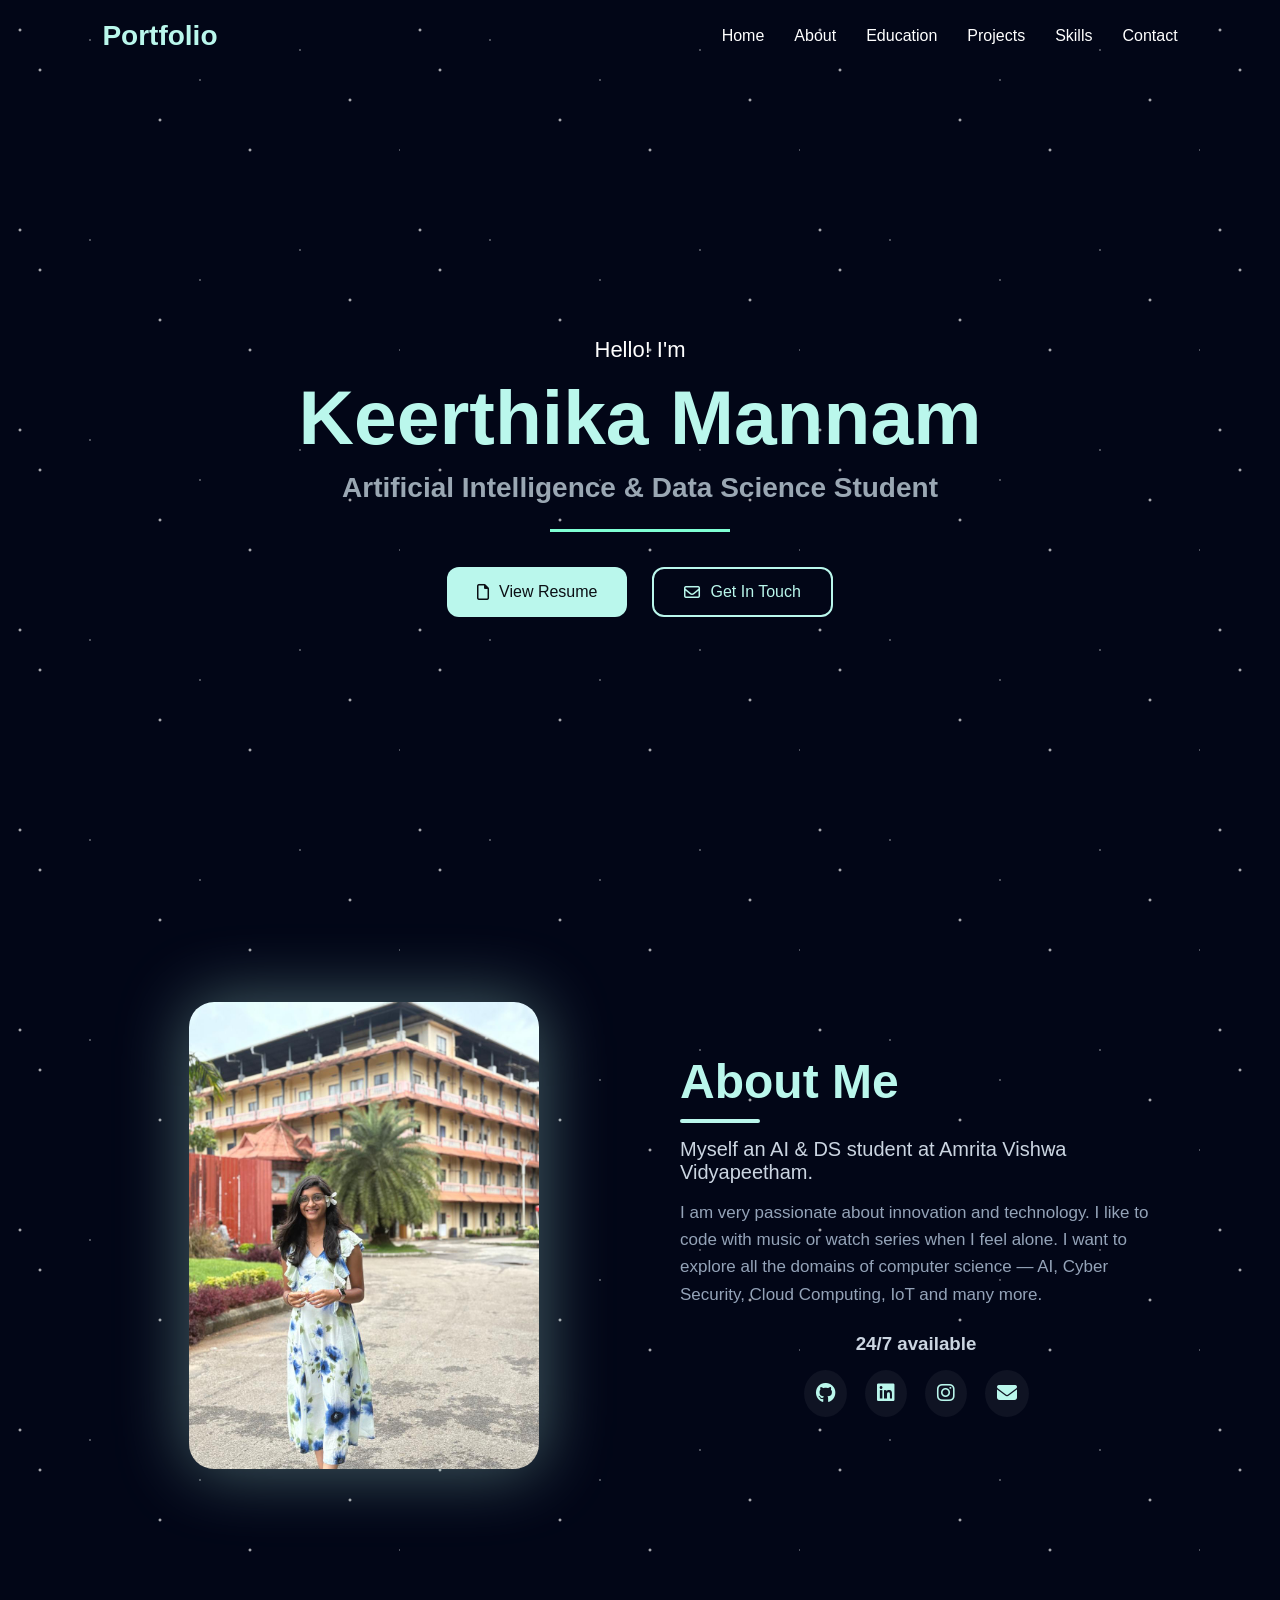
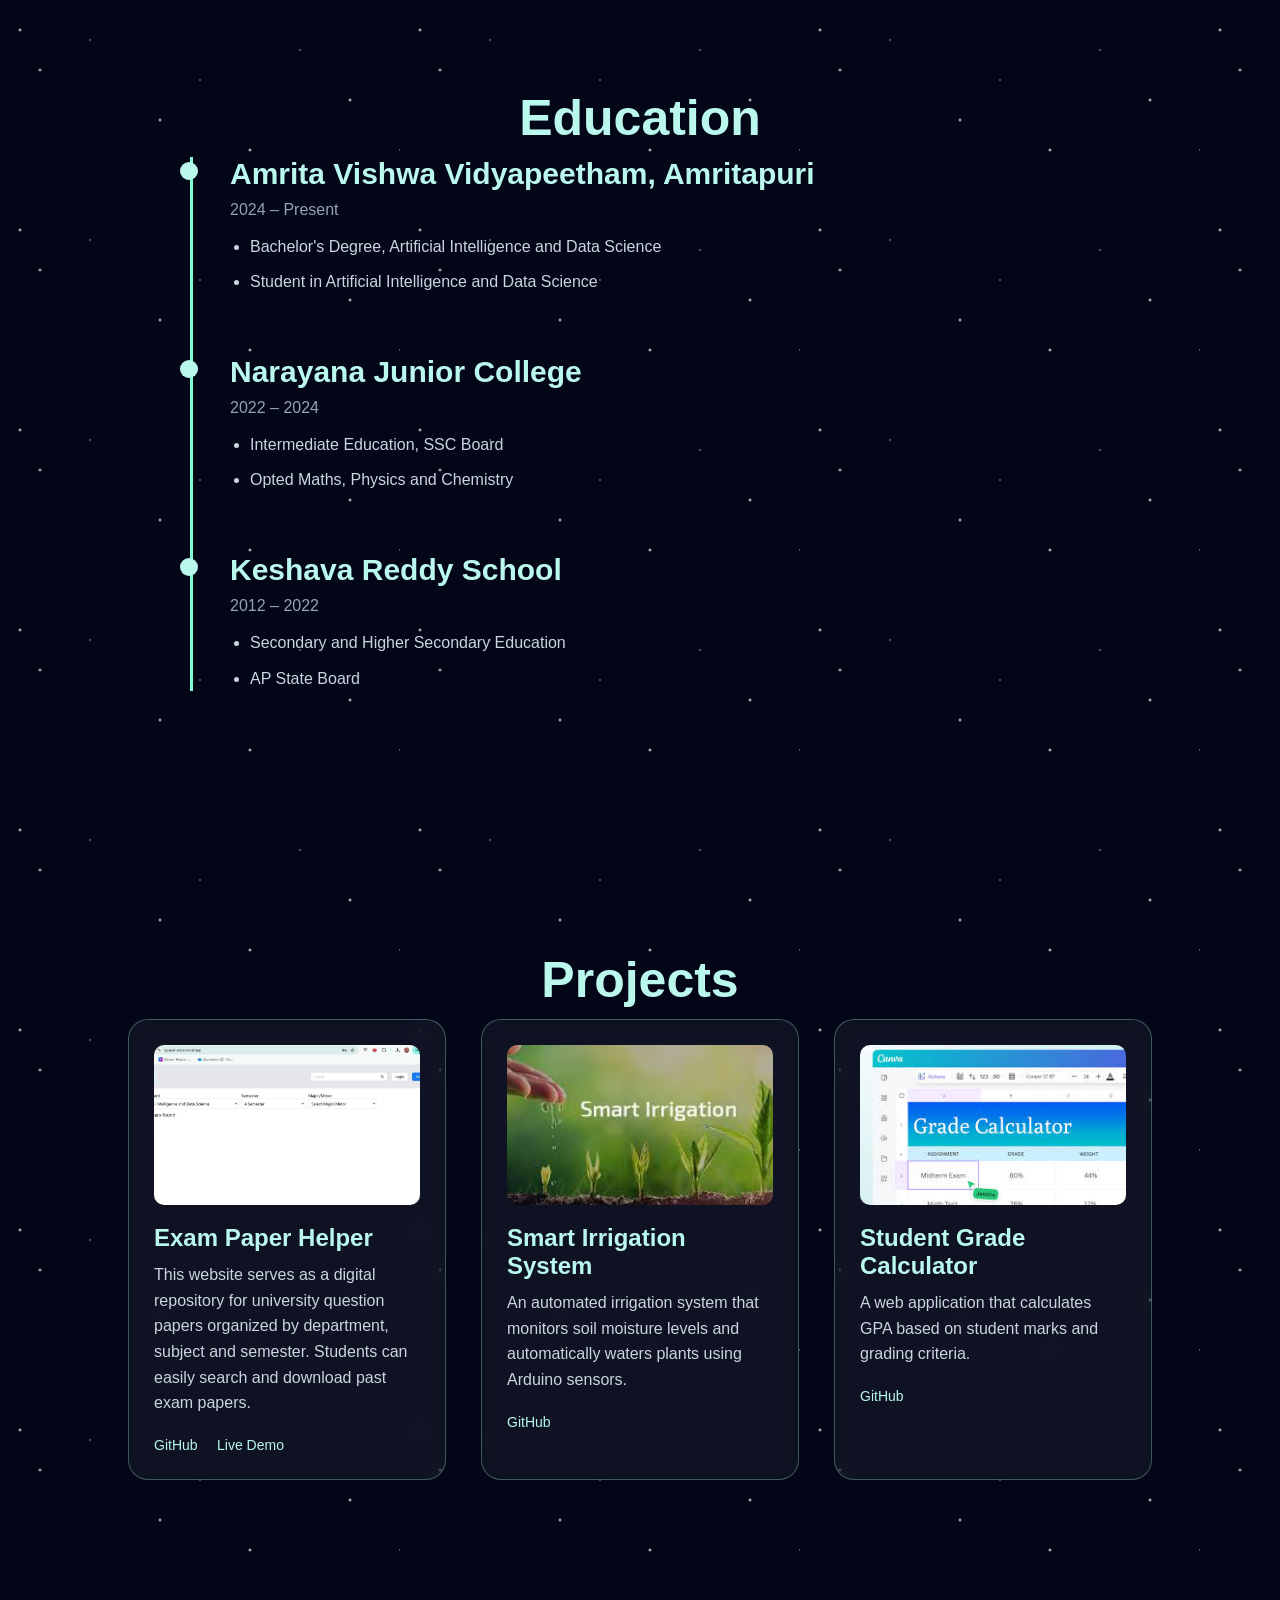
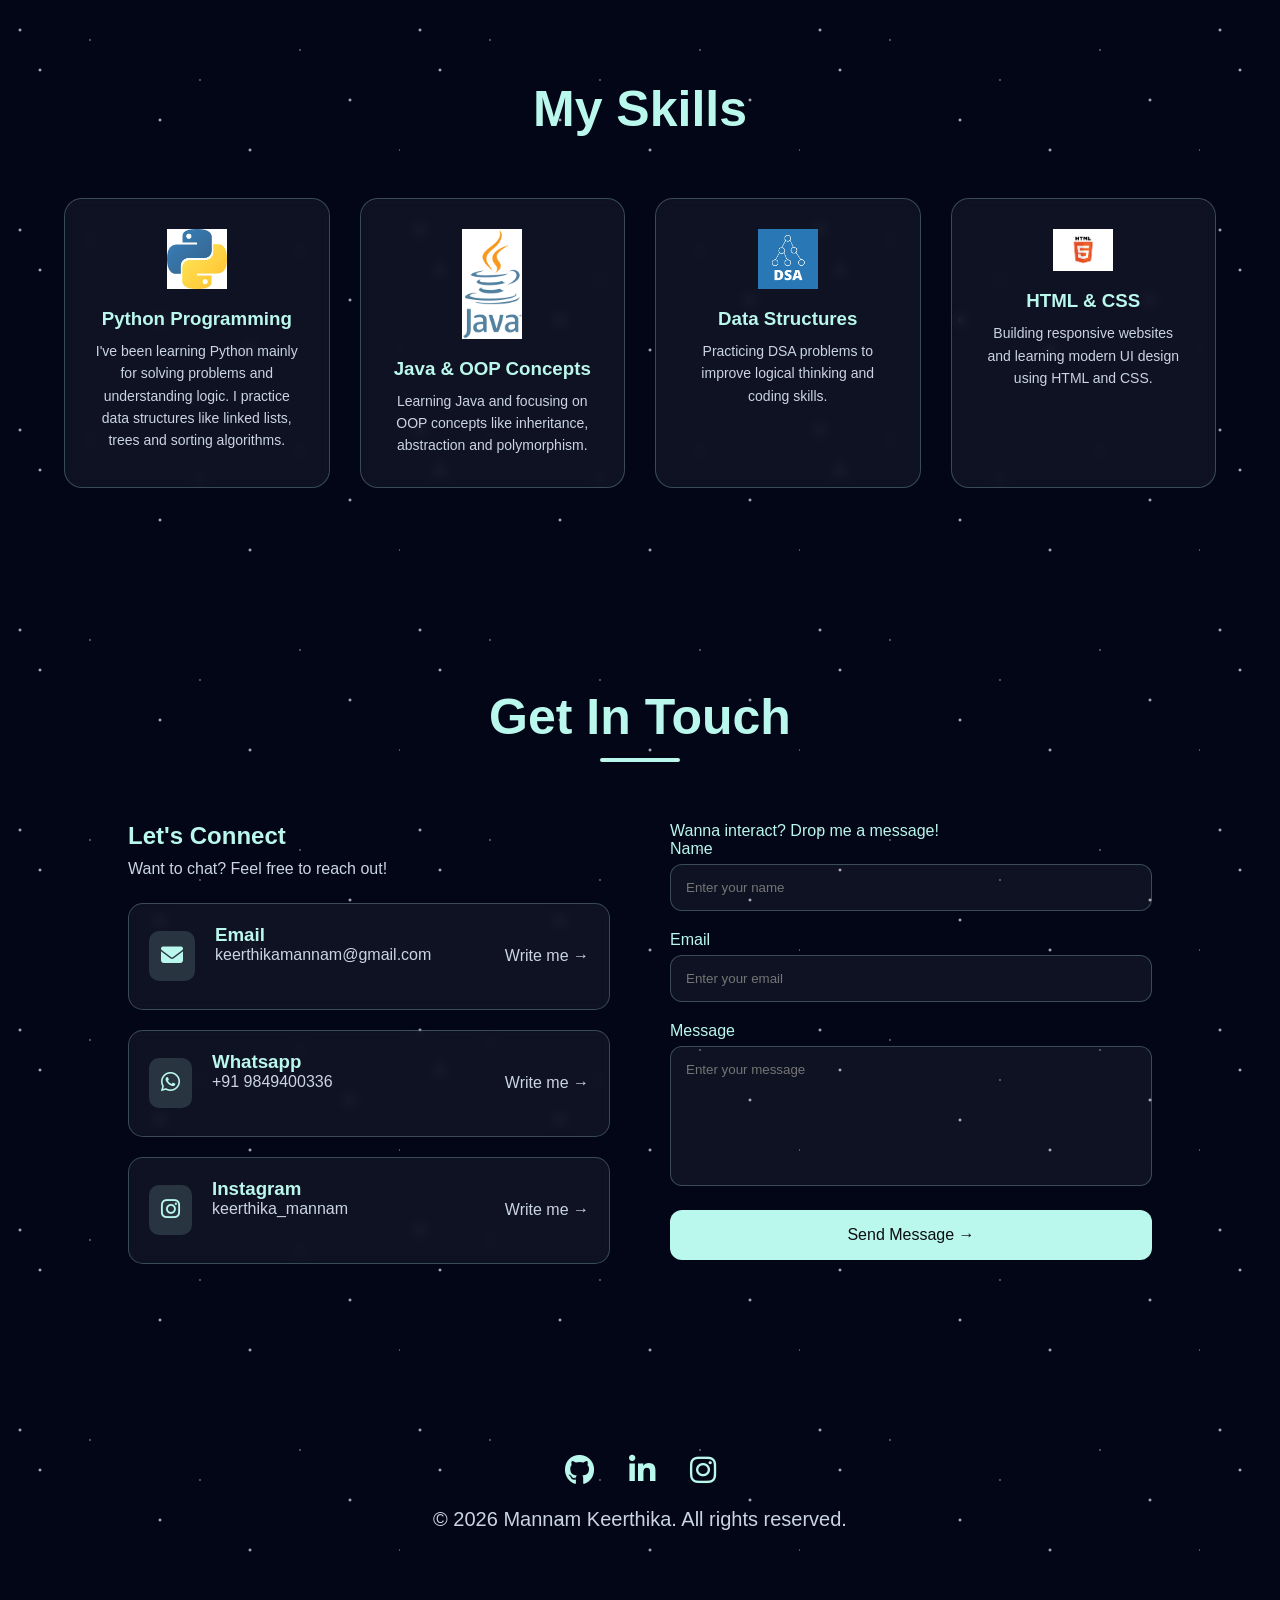
<file: index.html>
<!DOCTYPE html>
<html lang="en">
<head>
<meta charset="UTF-8">
<meta name="viewport" content="width=device-width, initial-scale=1.0">
<title>Portfolio</title>
<link rel="stylesheet" href="style1.css">
<link rel="stylesheet"
href="https://cdnjs.cloudflare.com/ajax/libs/font-awesome/6.5.0/css/all.min.css">
</head>
<body>
<nav class="navbar">
<h2 class="logo">Portfolio</h2>
<ul class="nav-links">
<li><a href="#home">Home</a></li>
<li><a href="#about">About</a></li>
<li><a href="#education">Education</a></li>
<li><a href="#projects">Projects</a></li>
<li><a href="#skills">Skills</a></li>
<li><a href="#contact">Contact</a></li>
</ul>
</nav>
<section id="home" class="home">
<div class="home-content">
<p class="intro">Hello! I'm</p>
<h1 class="name">Keerthika Mannam</h1>
<h3 class="role">Artificial Intelligence & Data Science Student</h3>
<div class="line"></div>
<div class="hero-buttons">
<a href="resume.pdf" class="btn btn-primary">
<i class="fa-regular fa-file"></i> View Resume
</a>
<a href="mailto:keerthikamannam@example.com" class="btn btn-outline">
<i class="fa-regular fa-envelope"></i> Get In Touch
</a>
</div>
</div>
</section>
<section class="about" id="about">
<div class="about-container">
<div class="about-image">
<img src="profile.jpg" alt="profile">
</div>
<div class="about-text">
<h2 class="about-title">About Me</h2>
<p class="about-main">
Myself an AI & DS student at Amrita Vishwa Vidyapeetham.
</p>
<p class="about-sub">
I am very passionate about innovation and technology.
I like to code with music or watch series when I feel alone.
I want to explore all the domains of computer science —
AI, Cyber Security, Cloud Computing, IoT and many more.
</p>
<div class="availability-section">
<h3 class="availability">24/7 available</h3>
<div class="social-icons">
<a href="https://github.com/Keerthikamannam" target="_blank">
<i class="fa-brands fa-github"></i>
</a>
<a href="https://linkedin.com/in/mannam-keerthika-02736a334/" target="_blank">
<i class="fa-brands fa-linkedin"></i>
</a>
<a href="https://instagram.com/keerthika_mannam" target="_blank">
<i class="fa-brands fa-instagram"></i>
</a>
<a href="mailto:keerthikamannam@gmail.com">
<i class="fa-solid fa-envelope"></i>
</a>
</div>
</div>
</div>
</div>
</section>
<section id="education" class="education">
<h1 class="section-title">Education</h1>
<div class="timeline">
<div class="timeline-item">
<h2>Amrita Vishwa Vidyapeetham, Amritapuri</h2>
<p class="timeline-date">2024 – Present</p>
<ul>
<li>Bachelor's Degree, Artificial Intelligence and Data Science</li>
<li>Student in Artificial Intelligence and Data Science</li>
</ul>
</div>
<div class="timeline-item">
<h2>Narayana Junior College</h2>
<p class="timeline-date">2022 – 2024</p>
<ul>
<li>Intermediate Education, SSC Board</li>
<li>Opted Maths, Physics and Chemistry</li>
</ul>
</div>
<div class="timeline-item">
<h2>Keshava Reddy School</h2>
<p class="timeline-date">2012 – 2022</p>
<ul>
<li>Secondary and Higher Secondary Education</li>
<li>AP State Board</li>
</ul>
</div>
</div>
</section>
<section id="projects" class="projects">
<h1 class="section-title">Projects</h1>
<div class="project-container">
<div class="project-card">
<img src="1.jpg" class="project-img">
<div class="project-info">
<h2>Exam Paper Helper</h2>
<p>
This website serves as a digital repository for university question
papers organized by department, subject and semester. Students can
easily search and download past exam papers.
</p>
<div class="project-links">
<a href="https://github.com/Keerthikamannam/question_paper" target="_blank">GitHub</a>
<a href="https://qpaper-puce.vercel.app/">Live Demo</a>
</div>
</div>
</div>
<div class="project-card">
<img src="2.jpg" class="project-img">
<div class="project-info">
<h2>Smart Irrigation System</h2>
<p>
An automated irrigation system that monitors soil moisture levels and
automatically waters plants using Arduino sensors.
</p>
<div class="project-links">
<a href="https://github.com/Keerthikamannam/smart-irrigation-system">GitHub</a>
</div>
</div>
</div>
<div class="project-card">
<img src="3.jpg" class="project-img">
<div class="project-info">
<h2>Student Grade Calculator</h2>
<p>
A web application that calculates GPA based on student marks and
grading criteria.
</p>
<div class="project-links">
<a href="https://github.com/Keerthikamannam/student-grade-calculator">GitHub</a>
</div>
</div>
</div>
</div>
</section>
<section id="skills" class="skills">
<h1 class="skills-title">My Skills</h1>
<div class="skills-container">
<div class="skill-card">
<img src="python.jpg" class="skill-icon">
<h3>Python Programming</h3>
<p>
I've been learning Python mainly for solving problems and
understanding logic. I practice data structures like linked
lists, trees and sorting algorithms.
</p>
</div>
<div class="skill-card">
<img src="java.jpg" class="skill-icon">
<h3>Java & OOP Concepts</h3>
<p>
Learning Java and focusing on OOP concepts like inheritance,
abstraction and polymorphism.
</p>
</div>
<div class="skill-card">
<img src="dsa.jpg" class="skill-icon">
<h3>Data Structures</h3>
<p>
Practicing DSA problems to improve logical thinking
and coding skills.
</p>
</div>
<div class="skill-card">
<img src="html.jpg" class="skill-icon">
<h3>HTML & CSS</h3>
<p>
Building responsive websites and learning
modern UI design using HTML and CSS.
</p>
</div>
</div>
</section>
<section id="contact" class="contact">
<h1 class="contact-title">Get In Touch</h1>
<div class="contact-container">
<div class="contact-info">
<h2>Let's Connect</h2>
<p>
Want to chat? Feel free to reach out!
</p>
<div class="info-card">
<div class="icon">
<i class="fa-solid fa-envelope"></i>
</div>
<div class="info-content">
<h3>Email</h3>
<p>keerthikamannam@gmail.com</p>
</div>
<a href="mailto:keerthikamannam@gmail.com" class="contact-link">
Write me →
</a>
</div>
<div class="info-card">
<div class="icon">
<i class="fa-brands fa-whatsapp"></i>
</div>
<div class="info-content">
<h3>Whatsapp</h3>
<p>+91 9849400336</p>
</div>
<a href="tel:+919849400336" class="contact-link">
Write me →
</a>
</div>
<div class="info-card">
<div class="icon">
<i class="fa-brands fa-instagram"></i>
</div>
<div class="info-content">
<h3>Instagram</h3>
<p>keerthika_mannam</p>
</div>
<a href="https://instagram.com/keerthika_mannam" 
target="_blank" 
class="contact-link">
Write me →
</a>
</div>
</div>
<div class="contact-form">
Wanna interact? Drop me a message!
<form action="https://formspree.io/f/mgonnpnr" method="POST" class="contact-form">
<label>Name</label>
<input type="text" name="name" placeholder="Enter your name" required>
<label>Email</label>
<input type="email" name="email" placeholder="Enter your email" required>
<label>Message</label>
<textarea name="message" placeholder="Enter your message" required></textarea>
<button type="submit" class="send-btn">
Send Message →
</button>
</form>
</div>
</div>
</section>
<footer class="footer">
<div class="footer-social">
<a href="https://github.com/Keerthikamannam" target="_blank"><i class="fa-brands fa-github"></i></a>
<a href="https://www.linkedin.com/in/mannam-keerthika-02736a334/" target="_blanhttps://www.instagram.com/keerthika_mannam" target="_blank"><i class="fa-brands fa-linkedin-in"></i></a>
<a href="https://www.instagram.com/keerthika_mannam" target="_blank"><i class="fa-brands fa-instagram"></i></a>
</div>
<p>© 2026 Mannam Keerthika. All rights reserved.</p>
</footer>
</body>
</html>
</file>
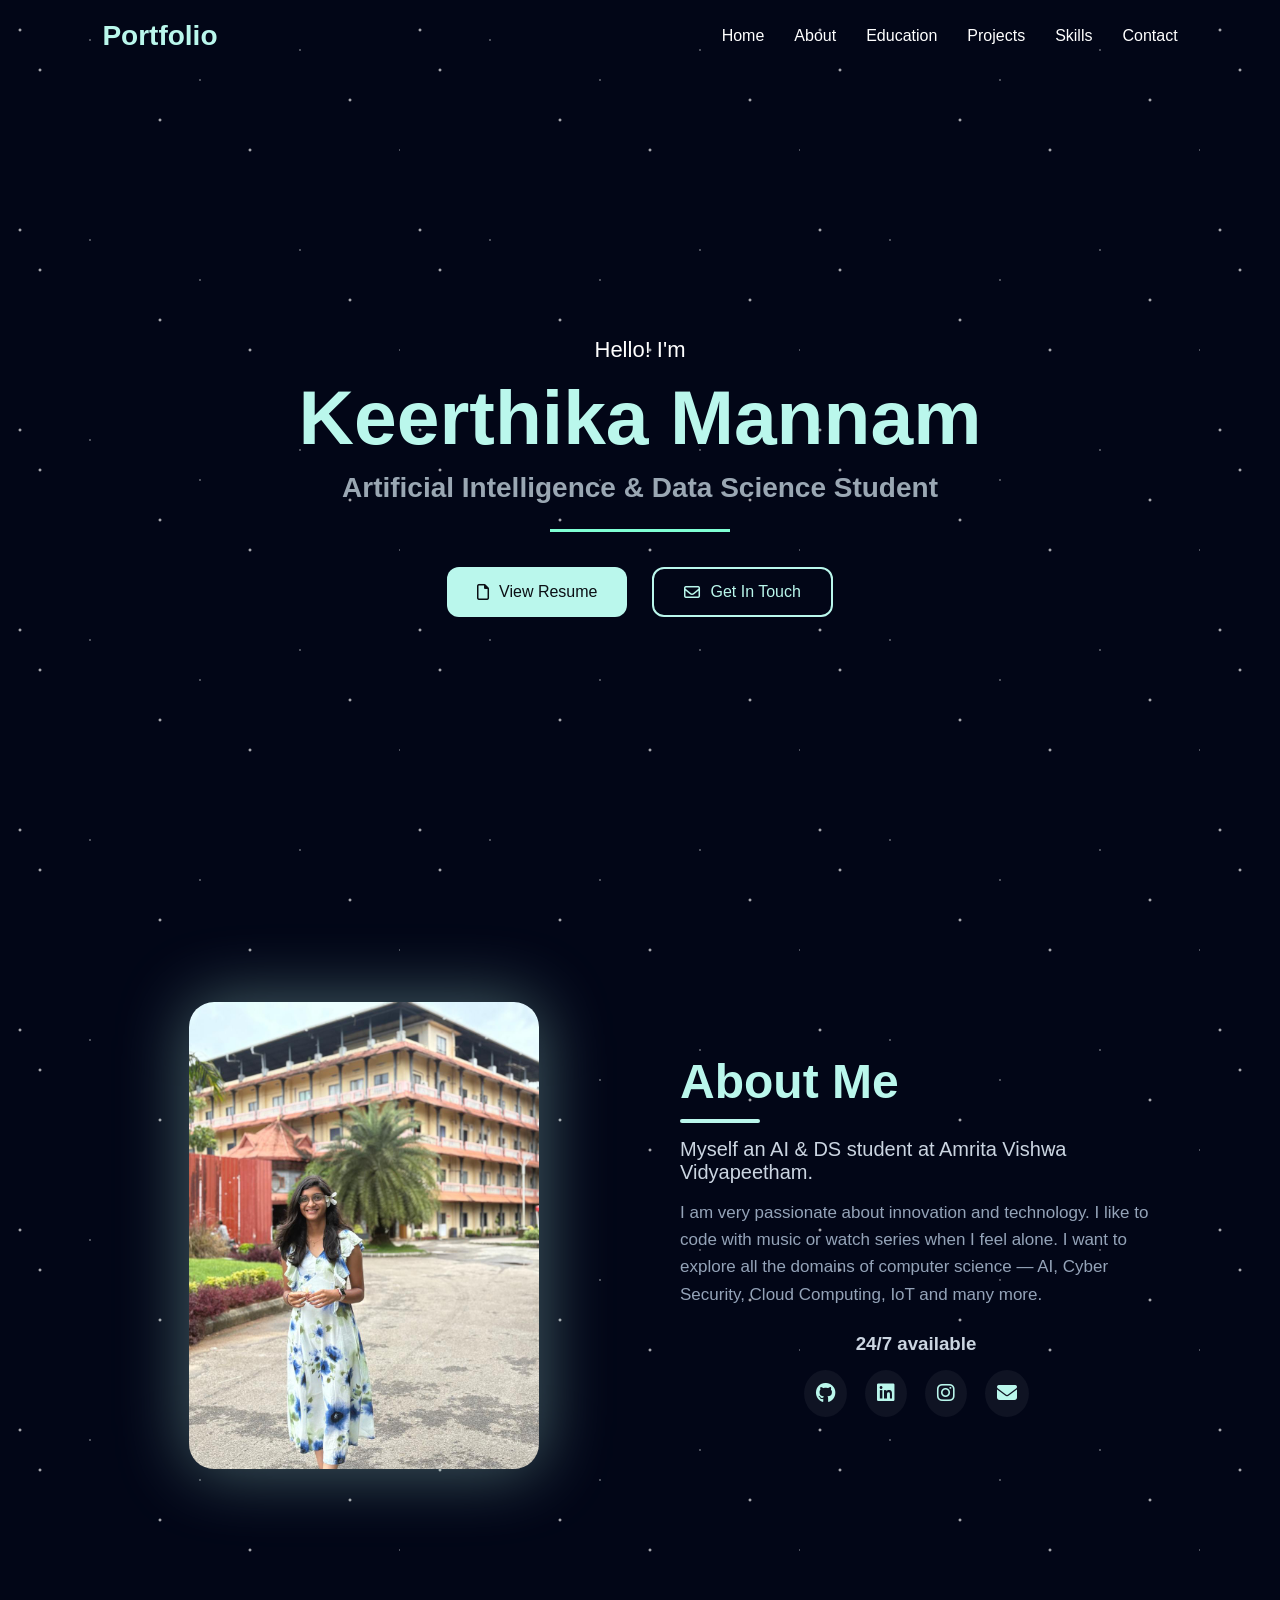
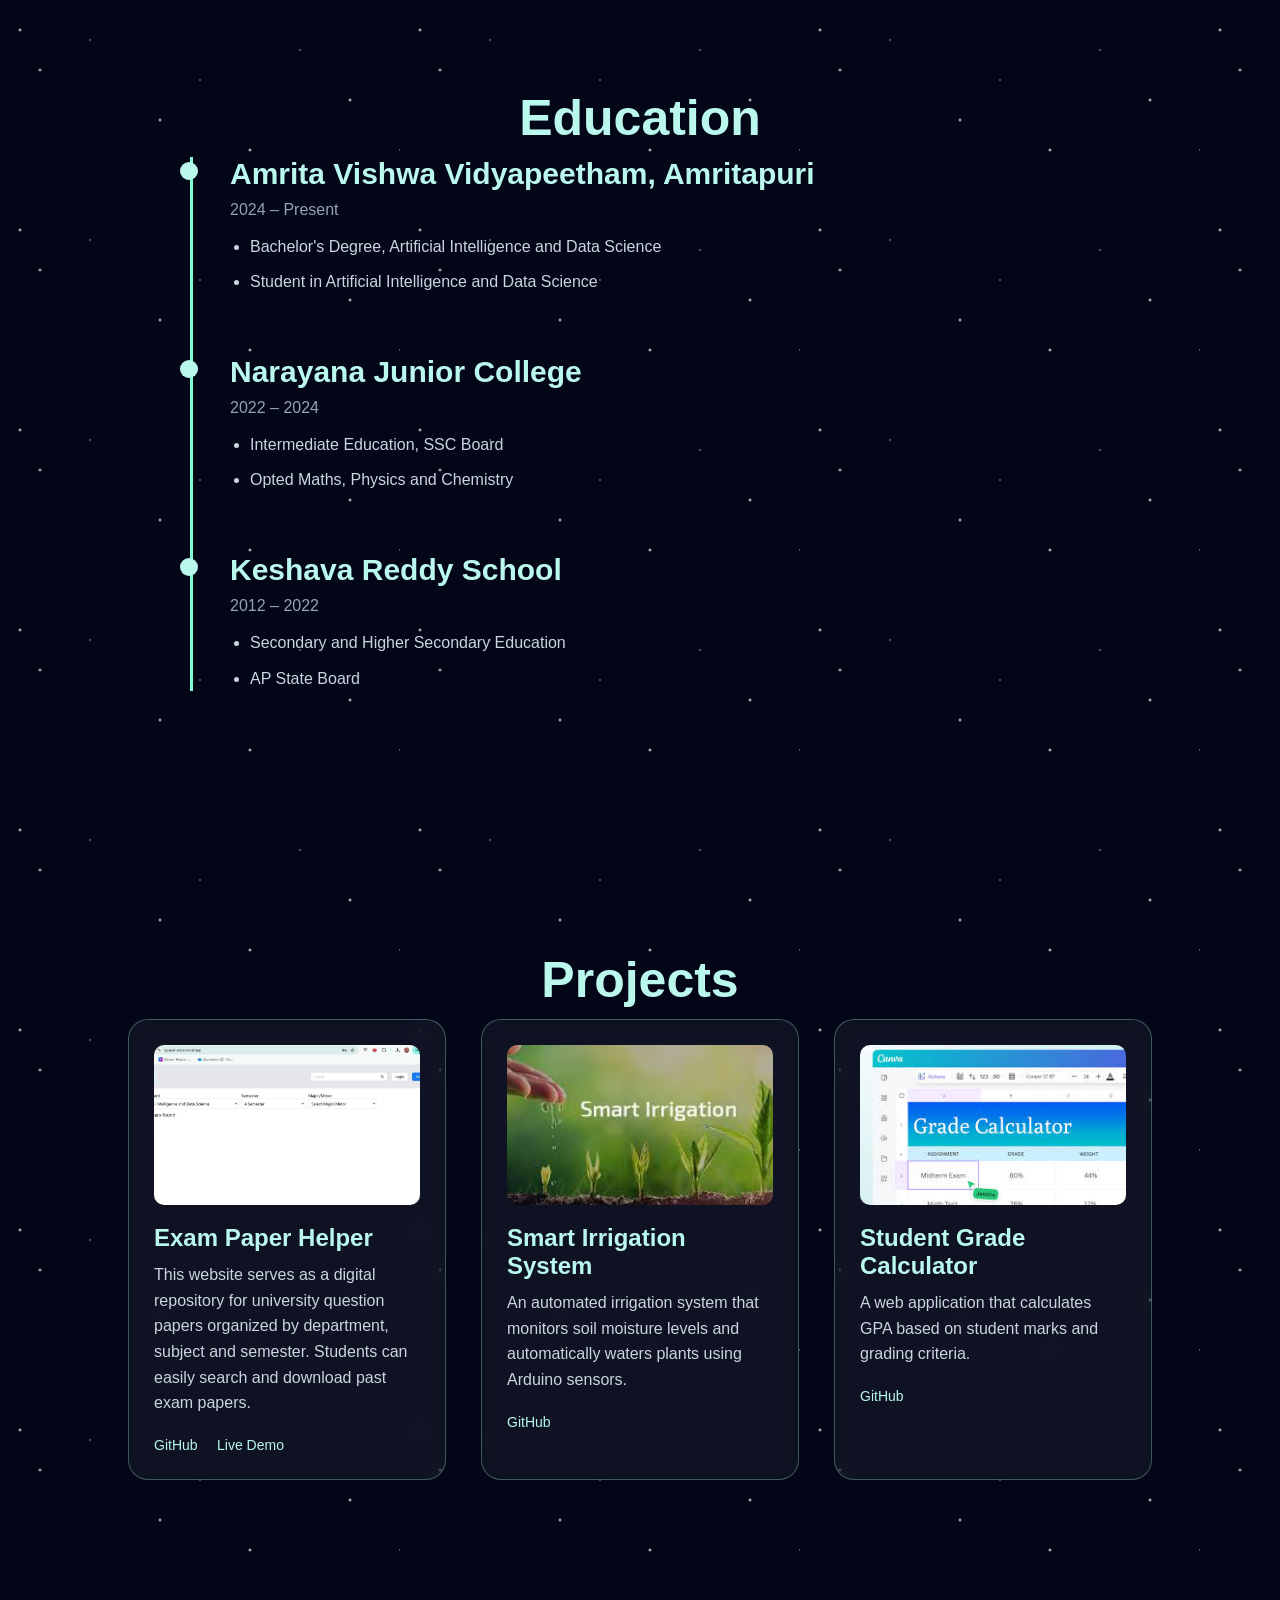
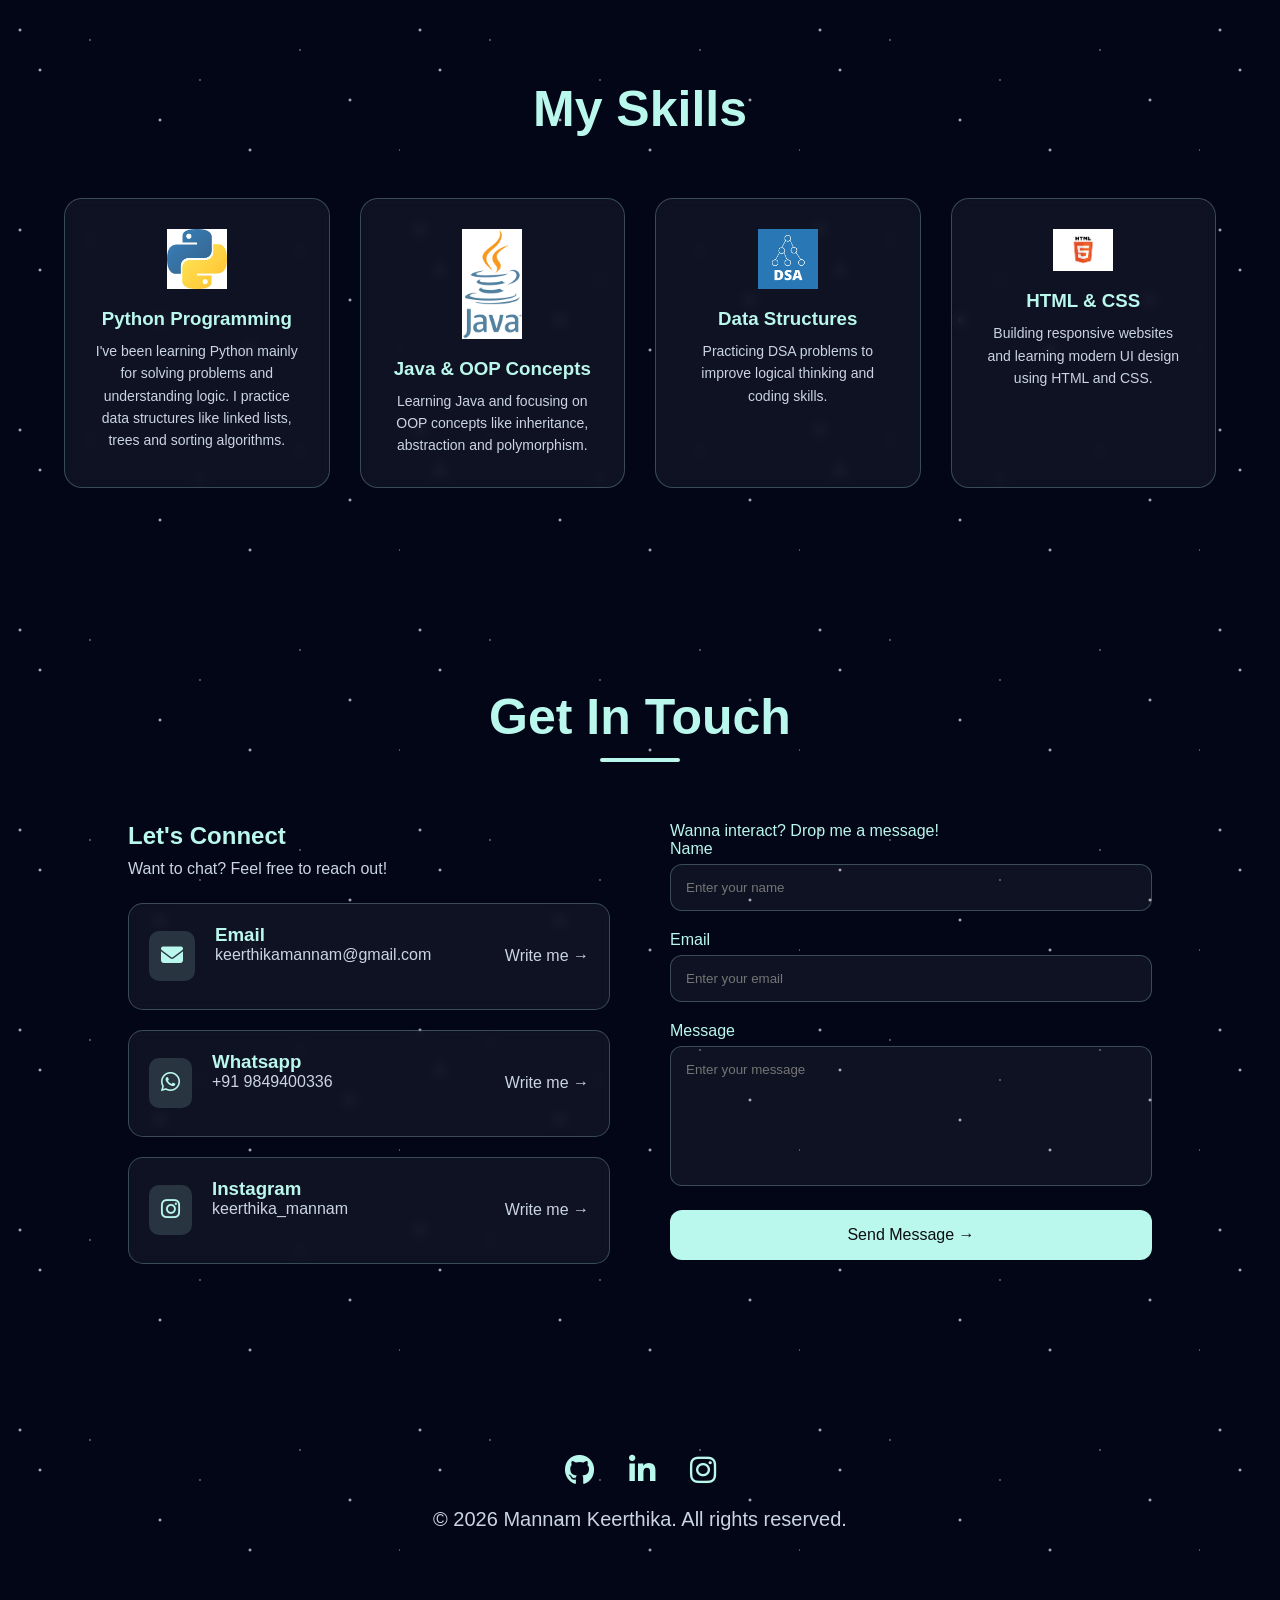
<file: portfolio.html>
<!DOCTYPE html>
<html lang="en">
<head>
<meta charset="UTF-8">
<meta name="viewport" content="width=device-width, initial-scale=1.0">
<title>Portfolio</title>
<link rel="stylesheet" href="style1.css">
<link rel="stylesheet"
href="https://cdnjs.cloudflare.com/ajax/libs/font-awesome/6.5.0/css/all.min.css">
</head>
<body>
<nav class="navbar">
<h2 class="logo">Portfolio</h2>
<ul class="nav-links">
<li><a href="#home">Home</a></li>
<li><a href="#about">About</a></li>
<li><a href="#education">Education</a></li>
<li><a href="#projects">Projects</a></li>
<li><a href="#skills">Skills</a></li>
<li><a href="#contact">Contact</a></li>
</ul>
</nav>
<section id="home" class="home">
<div class="home-content">
<p class="intro">Hello! I'm</p>
<h1 class="name">Keerthika Mannam</h1>
<h3 class="role">Artificial Intelligence & Data Science Student</h3>
<div class="line"></div>
<div class="hero-buttons">
<a href="resume.pdf" class="btn btn-primary">
<i class="fa-regular fa-file"></i> View Resume
</a>
<a href="mailto:keerthikamannam@example.com" class="btn btn-outline">
<i class="fa-regular fa-envelope"></i> Get In Touch
</a>
</div>
</div>
</section>
<section class="about" id="about">
<div class="about-container">
<div class="about-image">
<img src="profile.jpg" alt="profile">
</div>
<div class="about-text">
<h2 class="about-title">About Me</h2>
<p class="about-main">
Myself an AI & DS student at Amrita Vishwa Vidyapeetham.
</p>
<p class="about-sub">
I am very passionate about innovation and technology.
I like to code with music or watch series when I feel alone.
I want to explore all the domains of computer science —
AI, Cyber Security, Cloud Computing, IoT and many more.
</p>
<h3 class="availability">24/7 available</h3>
<div class="social-icons">
<a href="https://github.com/Keerthikamannam" target="_blank">
<i class="fa-brands fa-github"></i>
</a>
<a href="https://linkedin.com/in/mannam-keerthika-02736a334/" target="_blank">
<i class="fa-brands fa-linkedin"></i>
</a>
<a href="https://instagram.com/keerthika_mannam" target="_blank">
<i class="fa-brands fa-instagram"></i>
</a>
<a href="mailto:keerthikamannam@gmail.com">
<i class="fa-solid fa-envelope"></i>
</a>
</div>
</div>
</div>
</section>
<section id="education" class="education">
<h1 class="section-title">Education</h1>
<div class="timeline">
<div class="timeline-item">
<h2>Amrita Vishwa Vidyapeetham, Amritapuri</h2>
<p class="timeline-date">2024 – Present</p>
<ul>
<li>Bachelor's Degree, Artificial Intelligence and Data Science</li>
<li>Student in Artificial Intelligence and Data Science</li>
</ul>
</div>
<div class="timeline-item">
<h2>Narayana Junior College</h2>
<p class="timeline-date">2022 – 2024</p>
<ul>
<li>Intermediate Education, SSC Board</li>
<li>Opted Maths, Physics and Chemistry</li>
</ul>
</div>
<div class="timeline-item">
<h2>Keshava Reddy School</h2>
<p class="timeline-date">2012 – 2022</p>
<ul>
<li>Secondary and Higher Secondary Education</li>
<li>AP State Board</li>
</ul>
</div>
</div>
</section>
<section id="projects" class="projects">
<h1 class="section-title">Projects</h1>
<div class="project-container">
<div class="project-card">
<img src="1.jpg" class="project-img">
<div class="project-info">
<h2>Exam Paper Helper</h2>
<p>
This website serves as a digital repository for university question
papers organized by department, subject and semester. Students can
easily search and download past exam papers.
</p>
<div class="project-links">
<a href="https://github.com/Keerthikamannam/question_paper" target="_blank">GitHub</a>
<a href="https://qpaper-puce.vercel.app/">Live Demo</a>
</div>
</div>
</div>
<div class="project-card">
<img src="2.jpg" class="project-img">
<div class="project-info">
<h2>Smart Irrigation System</h2>
<p>
An automated irrigation system that monitors soil moisture levels and
automatically waters plants using Arduino sensors.
</p>
<div class="project-links">
<a href="https://github.com/Keerthikamannam/smart-irrigation-system">GitHub</a>
</div>
</div>
</div>
<div class="project-card">
<img src="3.jpg" class="project-img">
<div class="project-info">
<h2>Student Grade Calculator</h2>
<p>
A web application that calculates GPA based on student marks and
grading criteria.
</p>
<div class="project-links">
<a href="https://github.com/Keerthikamannam/student-grade-calculator">GitHub</a>
</div>
</div>
</div>
</div>
</section>
<section id="skills" class="skills">
<h1 class="skills-title">My Skills</h1>
<div class="skills-container">
<div class="skill-card">
<img src="python.jpg" class="skill-icon">
<h3>Python Programming</h3>
<p>
I've been learning Python mainly for solving problems and
understanding logic. I practice data structures like linked
lists, trees and sorting algorithms.
</p>
</div>
<div class="skill-card">
<img src="java.jpg" class="skill-icon">
<h3>Java & OOP Concepts</h3>
<p>
Learning Java and focusing on OOP concepts like inheritance,
abstraction and polymorphism.
</p>
</div>
<div class="skill-card">
<img src="dsa.jpg" class="skill-icon">
<h3>Data Structures</h3>
<p>
Practicing DSA problems to improve logical thinking
and coding skills.
</p>
</div>
<div class="skill-card">
<img src="html.jpg" class="skill-icon">
<h3>HTML & CSS</h3>
<p>
Building responsive websites and learning
modern UI design using HTML and CSS.
</p>
</div>
</div>
</section>
<section id="contact" class="contact">
<h1 class="contact-title">Get In Touch</h1>
<div class="contact-container">
<div class="contact-info">
<h2>Let's Connect</h2>
<p>
Want to chat? Feel free to reach out!
</p>
<div class="info-card">
<div class="icon">
<i class="fa-solid fa-envelope"></i>
</div>
<div class="info-content">
<h3>Email</h3>
<p>keerthikamannam@gmail.com</p>
</div>
<a href="mailto:keerthikamannam@gmail.com" class="contact-link">
Write me →
</a>
</div>
<div class="info-card">
<div class="icon">
<i class="fa-brands fa-whatsapp"></i>
</div>
<div class="info-content">
<h3>Whatsapp</h3>
<p>+91 9849400336</p>
</div>
<a href="tel:+919849400336" class="contact-link">
Write me →
</a>
</div>
<div class="info-card">
<div class="icon">
<i class="fa-brands fa-instagram"></i>
</div>
<div class="info-content">
<h3>Instagram</h3>
<p>keerthika_mannam</p>
</div>
<a href="https://instagram.com/keerthika_mannam" 
target="_blank" 
class="contact-link">
Write me →
</a>
</div>
</div>
<div class="contact-form">
Wanna interact? Drop me a message!
<form action="https://formspree.io/f/mgonnpnr" method="POST" class="contact-form">
<label>Name</label>
<input type="text" name="name" placeholder="Enter your name" required>
<label>Email</label>
<input type="email" name="email" placeholder="Enter your email" required>
<label>Message</label>
<textarea name="message" placeholder="Enter your message" required></textarea>
<button type="submit" class="send-btn">
Send Message →
</button>
</form>
</div>
</div>
</section>
<footer class="footer">
<div class="footer-social">
<a href="https://github.com/Keerthikamannam" target="_blank"><i class="fa-brands fa-github"></i></a>
<a href="https://www.linkedin.com/in/mannam-keerthika-02736a334/" target="_blanhttps://www.instagram.com/keerthika_mannam" target="_blank"><i class="fa-brands fa-linkedin-in"></i></a>
<a href="https://www.instagram.com/keerthika_mannam" target="_blank"><i class="fa-brands fa-instagram"></i></a>
</div>
<p>© 2026 Mannam Keerthika. All rights reserved.</p>
</footer>
</body>
</html>
</file>
<file: style1.css>
*{
margin:0;
padding:0;
box-sizing:border-box;
font-family:'Segoe UI',sans-serif;
}
body{
color:white;
/* starry background */
background-color:#020617;
background-image:
radial-gradient(2px 2px at 20px 30px, white, transparent),
radial-gradient(2px 2px at 40px 70px, white, transparent),
radial-gradient(1px 1px at 90px 40px, white, transparent),
radial-gradient(2px 2px at 160px 120px, white, transparent),
radial-gradient(1px 1px at 200px 80px, white, transparent),
radial-gradient(2px 2px at 250px 150px, white, transparent),
radial-gradient(1px 1px at 300px 50px, white, transparent),
radial-gradient(2px 2px at 350px 100px, white, transparent),
radial-gradient(1px 1px at 400px 150px, white, transparent);
background-repeat:repeat;
background-size:400px 200px;
}
img{
max-width:100%;
height:auto;
}
/* NAVBAR */
.navbar{
display:flex;
justify-content:space-between;
align-items:center;
padding:20px 8%;
flex-wrap:wrap;
}
.logo{
color:#baf7ec;
font-size:28px;
font-weight:bold;
}
.nav-links{
list-style:none;
display:flex;
gap:30px;
}
.nav-links a{
text-decoration:none;
color:white;
font-size:16px;
}
/* HOME */
.home{
height:90vh;
display:flex;
align-items:center;
justify-content:center;
text-align:center;
padding:0 20px;
}
.home-content{
max-width:900px;
margin:auto;
width:100%;
}
.intro{
font-size:22px;
margin-bottom:10px;
}
.name{
font-size:clamp(36px, 6vw, 80px);
color:#baf7ec;
}
.role{
font-size:28px;
color:#9aa7b3;
margin-top:10px;
}
.line{
width:180px;
height:3px;
background:#7fffd4;
margin:25px auto;
}
.buttons{
display:flex;
gap:20px;
justify-content:center;
}
.btn{
padding:14px 30px;
border-radius:10px;
text-decoration:none;
font-size:16px;
display:flex;
align-items:center;
gap:10px;
}
.resume{
background:#baf7ec;
color:#020617;
}
.contact{
border:2px solid #baf7ec;
color:#baf7ec;
}
/* BUTTON CONTAINER */
.hero-buttons{
display:flex;
justify-content:center;
gap:25px;
margin-top:35px;
}
/* COMMON BUTTON STYLE */
.btn{
display:inline-flex;
align-items:center;
gap:10px;
padding:14px 30px;
border-radius:12px;
font-size:16px;
text-decoration:none;
transition:0.3s;
}
/* VIEW RESUME BUTTON */
.btn-primary{
background:#baf7ec;
color:#0b0f14;
}
.btn-primary:hover{
background:#9fe9dc;
}
/* GET IN TOUCH BUTTON */
.btn-outline{
border:2px solid #baf7ec;
color:#baf7ec;
background:transparent;
}
.btn-outline:hover{
background:#baf7ec;
color:#0b0f14;
}
.about{
padding:120px 10%;
background:transparent;
}
.about-container{
display:grid;
grid-template-columns:1fr 1fr;
align-items:center;
gap:80px;
}
/* IMAGE */
.about-image{
display:flex;
justify-content:center;
}
.about-image img{
width:350px;
border-radius:25px;
box-shadow:0 0 70px rgba(186,247,236,0.4);
transition:0.4s;
}
.about-image img:hover{
transform:scale(1.03);
box-shadow:0 0 80px rgba(186,247,236,0.5);
}
/* TITLE */
.about-title{
font-size:48px;
color:#baf7ec;
margin-bottom:15px;
position:relative;
}
.about-title::after{
content:"";
width:80px;
height:4px;
background:#baf7ec;
display:block;
margin-top:10px;
border-radius:4px;
}
/* TEXT */
.about-main{
color:#cbd5e1;
font-size:20px;
margin-bottom:15px;
}
.about-sub{
color:#94a3b8;
font-size:17px;
line-height:1.6;
margin-bottom:25px;
}
/* RESUME BUTTON */
.resume-btn{
display:inline-block;
padding:12px 20px;
background:#baf7ec;
color:#0b0f14;
border-radius:10px;
text-decoration:none;
margin-bottom:20px;
}
.resume-btn:hover{
background:#9fe9dc;
}
/* AVAILABILITY */
.availability{
color:#cbd5e1;
margin-bottom:20px;
}
.availability-section{
display:flex;
flex-direction:column;
align-items:center;   /* centers everything */
justify-content:center;
margin-top:20px;
}

/* TEXT */
.availability{
text-align:center;
margin-bottom:15px;
font-weight:600;
display:block;
width:100%;
}
/* SOCIAL ICONS */
.social-icons{
display:flex;
justify-content:center;  
align-items:center;  
gap:18px;
flex-wrap:wrap; 
}
.social-icons a{
color:#baf7ec;
font-size:20px;
background:rgba(255,255,255,0.05);
padding:12px;
border-radius:50%;
transition:0.3s;
}
.social-icons a:hover{
background:#baf7ec;
color:#0b0f14;
}
/* EDUCATION SECTION */
.education{
padding:100px 10%;
color:#cbd5e1;
}
.section-title{
text-align:center;
font-size:50px;
color:#baf7ec;
margin-bottom:70px;
}
.timeline{
position:relative;
max-width:900px;
margin:auto;
}
/* vertical line */
.timeline::before{
content:"";
position:absolute;
left:0;
top:0;
width:3px;
height:100%;
background:#7fffd4;
}
/* timeline items */
.timeline-item{
position:relative;
padding-left:40px;
margin-bottom:60px;
}
/* circle dot */
.timeline-item::before{
content:"";
position:absolute;
left:-10px;
top:5px;
width:18px;
height:18px;
background:#baf7ec;
border-radius:50%;
}
/* heading */
.timeline-item h2{
font-size:30px;
color:#baf7ec;
margin-bottom:10px;
}
/* date */
.timeline-date{
font-size:16px;
color:#94a3b8;
margin-bottom:15px;
}
/* list */
.timeline-item ul{
padding-left:20px;
}
.timeline-item li{
margin-bottom:10px;
line-height:1.6;
}
.projects{
padding:100px 10%;
text-align:center;
}
.section-title{
font-size:50px;
color:#baf7ec;
margin-bottom:10px;
}
.project-subtitle{
color:#9aa7b3;
margin-bottom:60px;
}
/* GRID */
.project-container{
display:grid;
grid-template-columns:repeat(3,1fr);
gap:35px;
}
/* CARD */
.project-card{
background:rgba(255,255,255,0.05);
border:1px solid rgba(186,247,236,0.3);
border-radius:20px;
padding:25px;
text-align:left;
backdrop-filter:blur(8px);
transition:0.3s;
}
.project-card:hover{
transform:translateY(-10px);
border-color:#baf7ec;
box-shadow:0 10px 30px rgba(186,247,236,0.3);
}
/* IMAGE */
.project-img{
width:100%;
height:160px;
object-fit:cover;
border-radius:10px;
margin-bottom:15px;
}
/* TEXT */
.project-card h2{
color:#baf7ec;
margin-bottom:10px;
}
.project-card p{
color:#cbd5e1;
line-height:1.6;
margin-bottom:20px;
}
/* TAGS */
.project-tags span{
background:#1f2937;
color:#baf7ec;
padding:6px 12px;
border-radius:20px;
font-size:13px;
margin-right:6px;
}
/* LINKS */
.project-links{
margin-top:20px;
}
.project-links a{
text-decoration:none;
color:#baf7ec;
margin-right:15px;
font-size:14px;
}
.project-links a:hover{
text-decoration:underline;
}
/* SKILLS SECTION */
.skills{
padding:100px 5%;
text-align:center;
}
.skills-title{
font-size:50px;
color:#baf7ec;
margin-bottom:60px;
}
/* GRID */
.skills-container{
display:grid;
grid-template-columns:repeat(4, 1fr);
gap:30px;
max-width:1300px;
margin:auto;
}
/* CARD */
.skill-card{
padding:30px;
border-radius:18px;
border:1px solid rgba(186,247,236,0.25);
background:rgba(255,255,255,0.05);
backdrop-filter:blur(6px);
transition:0.3s;
}
.skill-card:hover{
transform:translateY(-8px);
border-color:#baf7ec;
}
.skill-icon{
width:60px;
margin-bottom:15px;
}
.skill-card h3{
color:#baf7ec;
margin-bottom:10px;
}
.skill-card p{
color:#cbd5e1;
font-size:14px;
line-height:1.6;
}
/* CONTACT SECTION */
.contact{
padding:100px 10%;
background:transparent;
border:none;
outline:none;
box-shadow:none;
}
/* TITLE */
.contact-title{
text-align:center;
font-size:50px;
color:#baf7ec;
margin-bottom:60px;
position:relative;
}
.contact-title::after{
content:"";
width:80px;
height:4px;
background:#baf7ec;
display:block;
margin:12px auto;
border-radius:3px;
}
/* CONTACT LINKS */
.info-card a{
color:#cbd5e1;
text-decoration:none;
transition:0.3s;
}
.info-card a:hover{
color:#baf7ec;
}
/* CONTACT LAYOUT */
.contact-container{
display:grid;
grid-template-columns:1fr 1fr;
gap:60px;
align-items:start;
border:none;
outline:none;
box-shadow:none;
}
/* LEFT SIDE */
.contact-info h2{
color:#baf7ec;
margin-bottom:10px;
}
.contact-info p{
color:#cbd5e1;
margin-bottom:25px;
}
/* INFO CARDS */
.info-card{
display:flex;
align-items:center;
gap:15px;
padding:20px;
margin-bottom:20px;
border-radius:15px;
background:rgba(255,255,255,0.05);
border:1px solid rgba(186,247,236,0.25);
backdrop-filter:blur(6px);
}
.icon{
font-size:22px;
background:rgba(186,247,236,0.15);
padding:12px;
border-radius:10px;
}
/* FORM */
.contact-form label{
display:block;
margin-bottom:6px;
color:#baf7ec;
}
.contact-form input,
.contact-form textarea{
width:100%;
padding:15px;
margin-bottom:20px;
border-radius:12px;
border:1px solid rgba(186,247,236,0.25);
background:rgba(255,255,255,0.05);
color:#ffffff;
outline:none;
}
textarea{
height:140px;
resize:none;
}
/* SEND BUTTON */
.send-btn{
width:100%;
padding:16px;
border:none;
border-radius:12px;
background:#baf7ec;
color:#0b0f14;
font-size:16px;
cursor:pointer;
transition:0.3s;
}
.send-btn:hover{
background:#9fe9dc;
}
/* WRITE ME LINK */
.contact-link{
 color:#cbd5e1;
 text-decoration:none; 
 white-space:nowrap; 
 transition:0.3s;
 }
 .contact-link:hover{ 
 color:#baf7ec; 
 }
.info-card{
display:flex;
align-items:center;
justify-content:space-between;
gap:20px;
padding:20px;
margin-bottom:20px;
border-radius:15px;
background:rgba(255,255,255,0.05);
border:1px solid rgba(186,247,236,0.25);
backdrop-filter:blur(6px);
}
.info-content{ 
flex:1; 
}
.icon{
font-size:22px;
background:rgba(186,247,236,0.15);
padding:12px;
border-radius:10px;
}
/* FOOTER */
.footer{
padding:70px 0;
text-align:center;
background:transparent;
}
/* SOCIAL ICONS */
.footer-social{
display:flex;
justify-content:center;
align-items:center;
gap:35px;
margin-bottom:20px;
}
.footer-social a{
font-size:30px;
color:#baf7ec;
transition:0.3s;
text-decoration:none;
}
.footer-social a:hover{
color:#ffffff;
transform:scale(1.2);
}
/* COPYRIGHT TEXT */
.footer p{
font-size:20px;
color:#cbd5e1;
margin-top:10px;
}
html{
scroll-behavior:smooth;
}
.btn{
transition:0.3s;
}
.btn:hover{
transform:scale(1.05);
}
/* ================= MOBILE ================= */
@media (max-width:768px){
/* NAVBAR */
.navbar{
flex-direction:column;
gap:15px;
padding:20px;
}
.nav-links{
flex-direction:column;
align-items:center;
gap:15px;
}
/* HOME */
.home{
height:auto;
padding:120px 20px;
}
.name{
font-size:42px;
}
.role{
font-size:20px;
}
.hero-buttons{
flex-direction:column;
gap:15px;
}
/* ABOUT */
.about-container{
grid-template-columns:1fr;
text-align:center;
gap:40px;
}
.about-image img{
width:250px;
}
.social-icons{
justify-content:center;
gap:15px;
}
/* EDUCATION */
.timeline{
padding-left:20px;
}
/* PROJECTS */
.project-container{
grid-template-columns:1fr;
}
/* SKILLS */
.skills-container{
grid-template-columns:1fr 1fr;
}
/* CONTACT */
.contact-container{
grid-template-columns:1fr;
}
/* SECTION SPACING */
section{
padding:70px 20px;
}
}
/* SMALL PHONES */
@media (max-width:480px){
.name{
font-size:34px;
}
.role{
font-size:18px;
}
.skills-container{
grid-template-columns:1fr;
}
.section-title{
font-size:36px;
}
.about-title{
font-size:36px;
}
}
@media (max-width:768px){

/* CONTACT SECTION */
.contact{
padding:80px 20px;
}

.contact-container{
grid-template-columns:1fr;
gap:40px;
}

.contact-info{
text-align:center;
}

.info-card{
flex-direction:column;
align-items:center;
text-align:center;
gap:10px;
}
.icon{
margin-bottom:8px;
}
.contact-form input,
.contact-form textarea{
width:100%;
font-size:15px;
}
.send-btn{
width:100%;
}
}
body{
overflow-x:hidden;
}
</file>
